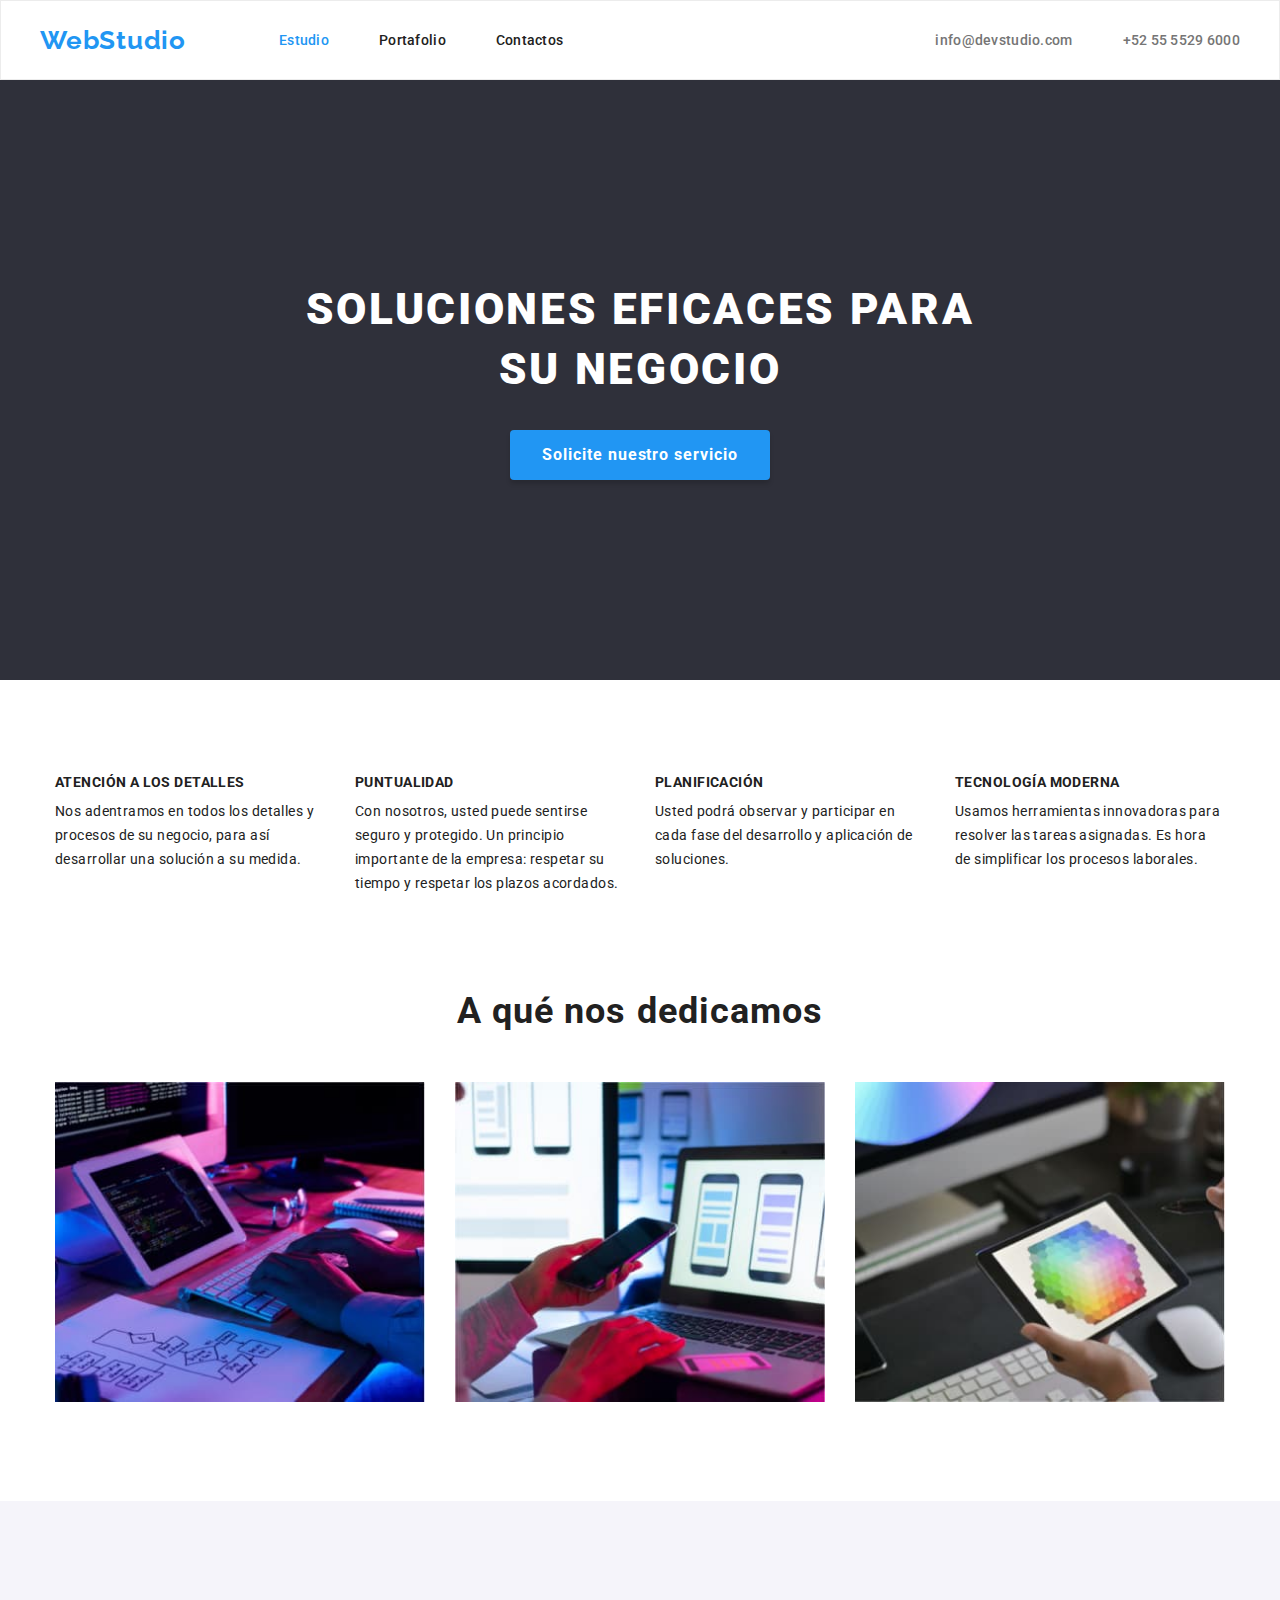
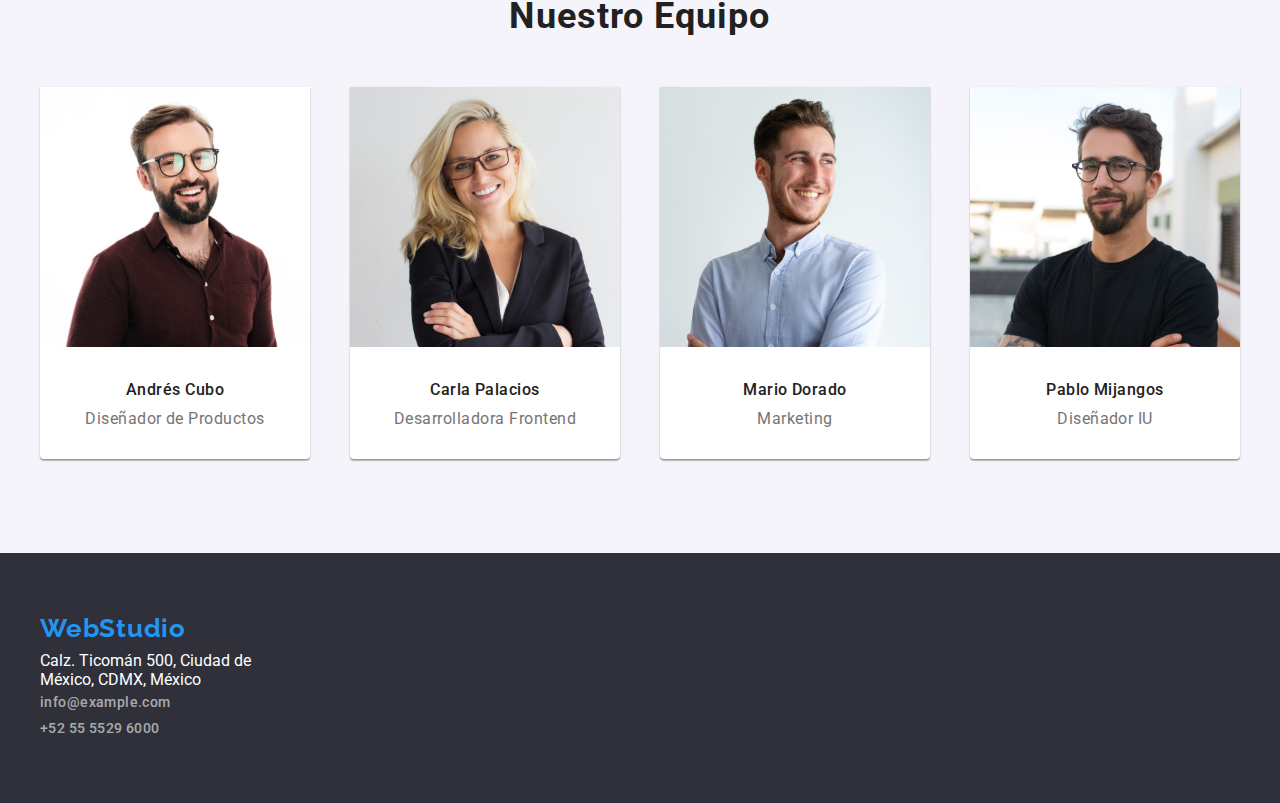
<file: index.html>
<!DOCTYPE html>
<html lang="es">
  <head>
    <meta charset="utf-8" />
    <meta name="viewport" content="width=device-width, initial-scale=1.0" />
    <link
      rel="stylesheet"
      href="https://cdnjs.cloudflare.com/ajax/libs/modern-normalize/1.0.0/modern-normalize.min.css"
    />
    <link rel="stylesheet" href="./css/styles.css" />
    <link rel="preconnect" href="https://fonts.googleapis.com" />
    <link rel="preconnect" href="https://fonts.gstatic.com" crossorigin />
    <title>WebStudio - Home</title>
  </head>
  <body>
    <header class="header">
      <div class="container">
        <nav class="navbar">
          <a class="logo" href="./index.html">WebStudio</a>
          <ul class="navbar-list list">
            <li class="navbar-item"><a class="link active" href="./index.html">Estudio</a></li>
            <li class="navbar-item"><a class="link" href="./portfolio.html">Portafolio</a></li>
            <li class="navbar-item"><a class="link" href="#">Contactos</a></li>
          </ul>
        </nav>
        <ul class="navbar-list list contacts">
          <li class="navbar-item">
            <a class="link contact" href="mailto:info@devstudio.com">info@devstudio.com</a>
          </li>
          <li class="navbar-item">
            <a class="link contact" href="tel:+525555296000">+52 55 5529 6000</a>
          </li>
        </ul>
      </div>
    </header>
    <main class="main">
      <section class="hero section">
        <div class="container">
          <h1 class="hero-title">SOLUCIONES EFICACES PARA SU NEGOCIO</h1>
          <button class="btn-hero btn active" type="button">Solicite nuestro servicio</button>
        </div>
      </section>
      <section class="targets section">
        <ul class="targets-list list container">
          <li class="target-item">
            <h3 class="target-title">ATENCIÓN A LOS DETALLES</h3>
            <p class="target-description">
              Nos adentramos en todos los detalles y procesos de su negocio, para así desarrollar
              una solución a su medida.
            </p>
          </li>
          <li class="target-item">
            <h3 class="target-title">PUNTUALIDAD</h3>
            <p class="target-description">
              Con nosotros, usted puede sentirse seguro y protegido. Un principio importante de la
              empresa: respetar su tiempo y respetar los plazos acordados.
            </p>
          </li>
          <li class="target-item">
            <h3 class="target-title">PLANIFICACIÓN</h3>
            <p class="target-description">
              Usted podrá observar y participar en cada fase del desarrollo y aplicación de
              soluciones.
            </p>
          </li>
          <li class="target-item">
            <h3 class="target-title">TECNOLOGÍA MODERNA</h3>
            <p class="target-description">
              Usamos herramientas innovadoras para resolver las tareas asignadas. Es hora de
              simplificar los procesos laborales.
            </p>
          </li>
        </ul>
      </section>
      <section class="services section">
        <div class="container">
          <h2 class="services-title">A qué nos dedicamos</h2>
          <ul class="services-list list">
            <li class="service-item">
              <img src="./images/logic.jpg" alt="Programación lógica" width="370px" />
            </li>
            <li class="service-item">
              <img src="./images/mobile-app.jpg" alt="Aplicaciones móviles" width="370px" />
            </li>
            <li class="service-item">
              <img src="./images/colours-palette.jpg" alt="Paleta de colores" width="370px" />
            </li>
          </ul>
        </div>
      </section>
      <section class="team section">
        <div class="container">
          <h2 class="team-title">Nuestro Equipo</h2>
          <ul class="team-list list">
            <li class="team-member">
              <img
                class="member-photo"
                src="./images/andres-cubo.jpg"
                alt="Andrés Cubo"
                width="270px"
                height="260px"
              />
              <h3 class="member-name">Andrés Cubo</h3>
              <p class="member-job">Diseñador de Productos</p>
            </li>
            <li class="team-member">
              <img
                class="member-photo"
                src="./images/carla-palacios.jpg"
                alt="Carla Palacios"
                width="270px"
                height="260px"
              />
              <h3 class="member-name">Carla Palacios</h3>
              <p class="member-job">Desarrolladora Frontend</p>
            </li>
            <li class="team-member">
              <img
                class="member-photo"
                src="./images/mario-dorado.jpg"
                alt="Mario Dorado"
                width="270px"
                height="260px"
              />
              <h3 class="member-name">Mario Dorado</h3>
              <p class="member-job">Marketing</p>
            </li>
            <li class="team-member">
              <img
                class="member-photo"
                src="./images/pablo-mijangos.jpg"
                alt="Pablo Mijangos"
                width="270px"
                height="260px"
              />
              <h3 class="member-name">Pablo Mijangos</h3>
              <p class="member-job">Diseñador IU</p>
            </li>
          </ul>
        </div>
      </section>
    </main>
    <footer class="footer">
      <div class="container">
        <a class="logo" href="./index.html">WebStudio</a>
        <address class="address">
          <ul class="address-list list">
            <li class="address-item">Calz. Ticomán 500, Ciudad de México, CDMX, México</li>
            <li class="address-item">
              <a class="address-link link" href="mailto:info@example.com">info@example.com</a>
            </li>
            <li class="address-item">
              <a class="address-link link" href="tel:+525555296000">+52 55 5529 6000</a>
            </li>
          </ul>
        </address>
      </div>
    </footer>
  </body>
</html>
</file>
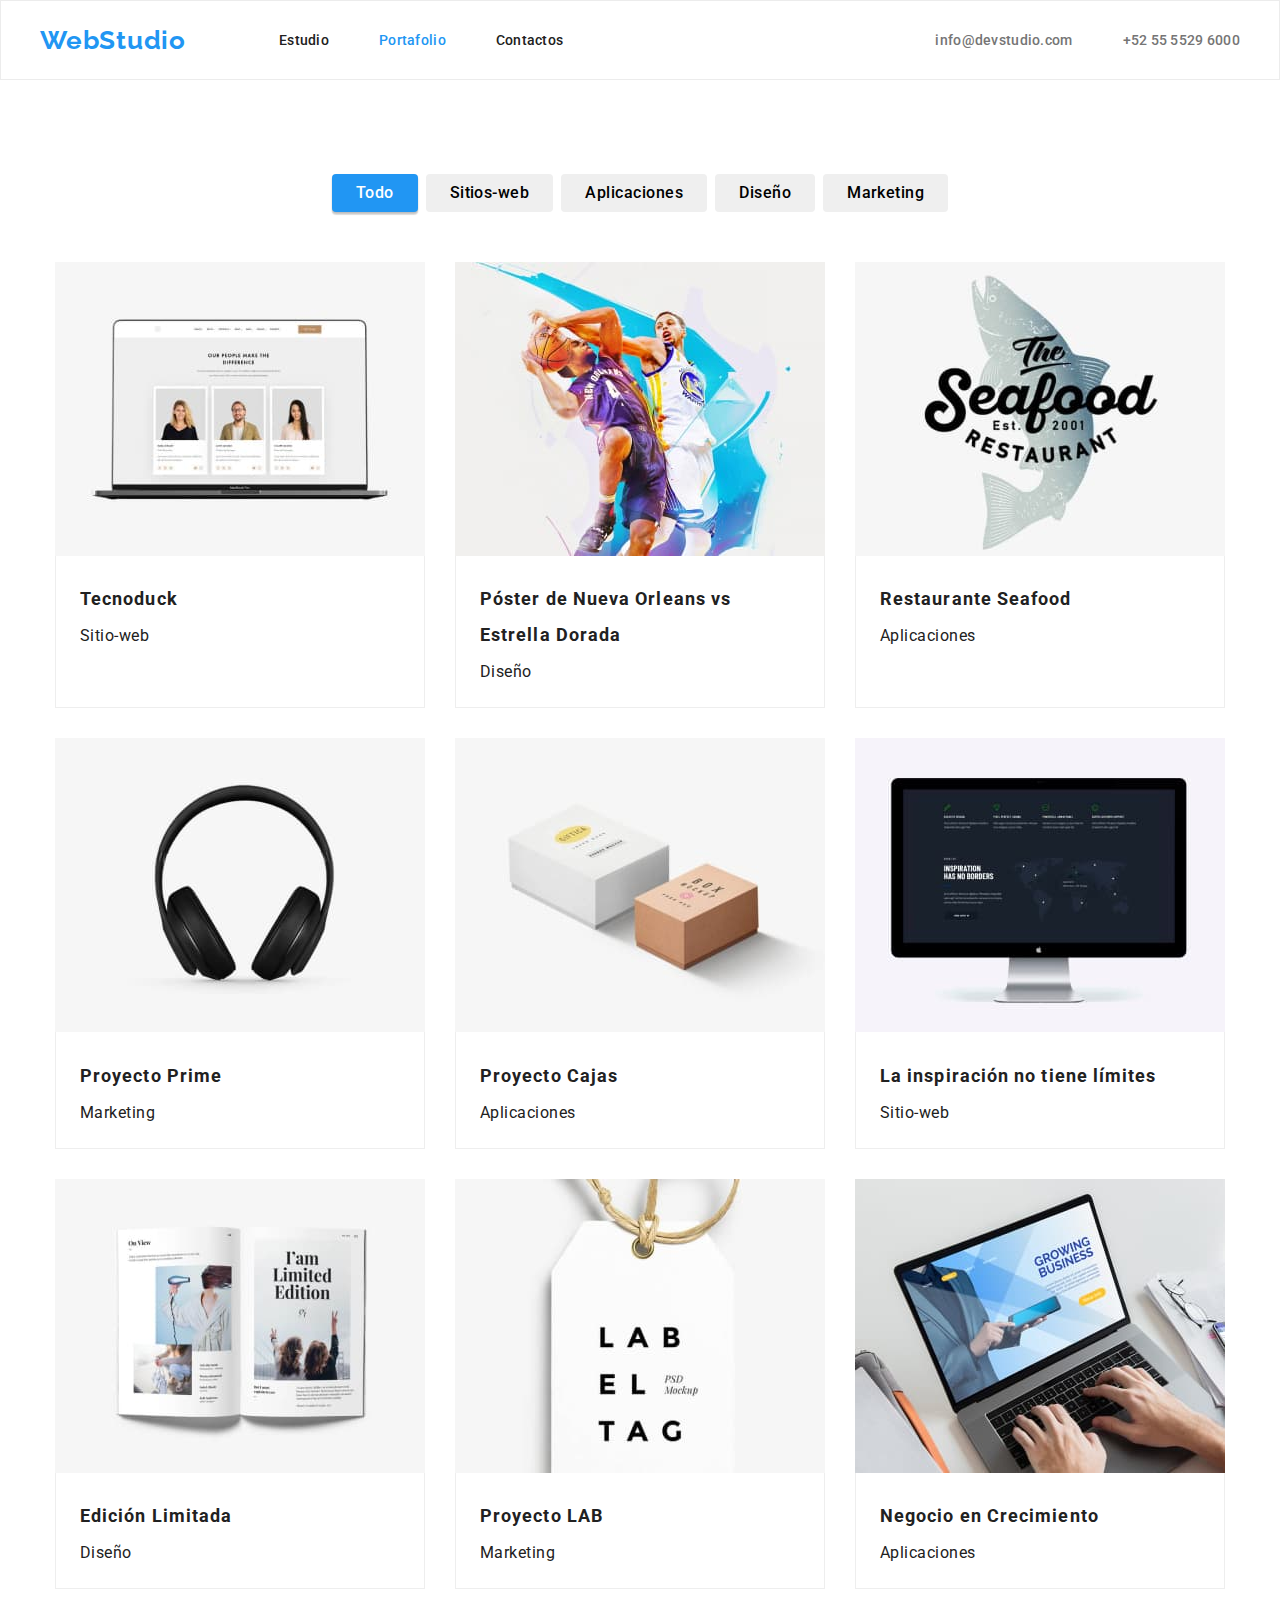
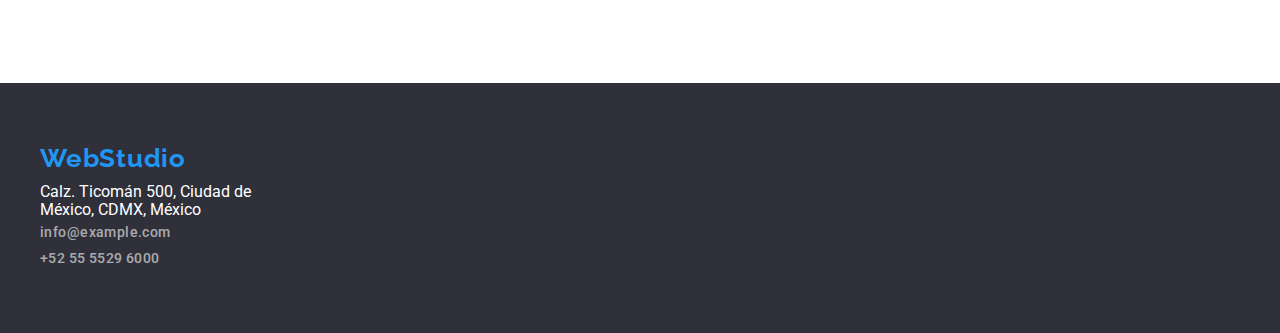
<file: portfolio.html>
<!DOCTYPE html>
<html lang="es">
  <head>
    <meta charset="utf-8" />
    <meta name="viewport" content="width=device-width, initial-scale=1.0" />
    <link
      rel="stylesheet"
      href="https://cdnjs.cloudflare.com/ajax/libs/modern-normalize/1.0.0/modern-normalize.min.css"
    />
    <link rel="stylesheet" href="./css/styles.css" />
    <link rel="preconnect" href="https://fonts.googleapis.com" />
    <link rel="preconnect" href="https://fonts.gstatic.com" crossorigin />
    <title>WebStudio - Portfolio</title>
  </head>
  <body>
    <header class="header">
      <div class="container">
        <nav class="navbar">
          <a class="logo" href="./index.html">WebStudio</a>
          <ul class="navbar-list list">
            <li class="navbar-item"><a class="link" href="./index.html">Estudio</a></li>
            <li class="navbar-item">
              <a class="link active" href="./portfolio.html">Portafolio</a>
            </li>
            <li class="navbar-item"><a class="link" href="#">Contactos</a></li>
          </ul>
        </nav>
        <ul class="navbar-list list contacts">
          <li class="navbar-item">
            <a class="link contact" href="mailto:info@devstudio.com">info@devstudio.com</a>
          </li>
          <li class="navbar-item">
            <a class="link contact" href="tel:+525555296000">+52 55 5529 6000</a>
          </li>
        </ul>
      </div>
    </header>
    <main class="main">
      <section class="portfolio section">
        <div class="container">
          <ul class="portfolio-filter-list list">
            <li class="category-item">
              <button class="category-btn btn active" type="button">Todo</button>
            </li>
            <li class="category-item">
              <button class="category-btn btn" type="button">Sitios-web</button>
            </li>
            <li class="category-item">
              <button class="category-btn btn" type="button">Aplicaciones</button>
            </li>
            <li class="category-item">
              <button class="category-btn btn" type="button">Diseño</button>
            </li>
            <li class="category-item">
              <button class="category-btn btn" type="button">Marketing</button>
            </li>
          </ul>
          <ul class="portfolio-list list">
            <li class="portfolio-card">
              <img
                class="card-image"
                src="./images/tecnoduck.jpg"
                alt="Sitio Web Tecnoduck"
                width="370px"
                height="294px"
              />
              <div class="card-description">
                <h3 class="card-title">Tecnoduck</h3>
                <p class="card-category">Sitio-web</p>
              </div>
            </li>
            <li class="portfolio-card">
              <img
                class="card-image"
                src="./images/nba-poster.jpg"
                alt="Poster de la NBA"
                width="370px"
                height="294px"
              />
              <div class="card-description">
                <h3 class="card-title">Póster de Nueva Orleans vs Estrella Dorada</h3>
                <p class="card-category">Diseño</p>
              </div>
            </li>
            <li class="portfolio-card">
              <img
                class="card-image"
                src="./images/seafood.jpg"
                alt="Restaurante Seafood"
                width="370px"
                height="294px"
              />
              <div class="card-description">
                <h3 class="card-title">Restaurante Seafood</h3>
                <p class="card-category">Aplicaciones</p>
              </div>
            </li>
            <li class="portfolio-card">
              <img
                class="card-image"
                src="./images/prime-project.jpg"
                alt="Proyecto Prime"
                width="370px"
                height="294px"
              />
              <div class="card-description">
                <h3 class="card-title">Proyecto Prime</h3>
                <p class="card-category">Marketing</p>
              </div>
            </li>
            <li class="portfolio-card">
              <img
                class="card-image"
                src="./images/boxes-project.jpg"
                alt="Proyecto Cajas"
                width="370px"
                height="294px"
              />
              <div class="card-description">
                <h3 class="card-title">Proyecto Cajas</h3>
                <p class="card-category">Aplicaciones</p>
              </div>
            </li>
            <li class="portfolio-card">
              <img
                class="card-image"
                src="./images/limitless-web.jpg"
                alt="Sitio Web La inspiración no tiene límites"
                width="370px"
                height="294px"
              />
              <div class="card-description">
                <h3 class="card-title">La inspiración no tiene límites</h3>
                <p class="card-category">Sitio-web</p>
              </div>
            </li>
            <li class="portfolio-card">
              <img
                class="card-image"
                src="./images/limited-edition.jpg"
                alt="Diseño Edición Limitada"
                width="370px"
                height="294px"
              />
              <div class="card-description">
                <h3 class="card-title">Edición Limitada</h3>
                <p class="card-category">Diseño</p>
              </div>
            </li>
            <li class="portfolio-card">
              <img
                class="card-image"
                src="./images/lab-project.jpg"
                alt="Proyecto LAB"
                width="370px"
                height="294px"
              />
              <div class="card-description">
                <h3 class="card-title">Proyecto LAB</h3>
                <p class="card-category">Marketing</p>
              </div>
            </li>
            <li class="portfolio-card">
              <img
                class="card-image"
                src="./images/growing-business.jpg"
                alt="Negocio en Crecimiento"
                width="370px"
                height="294px"
              />
              <div class="card-description">
                <h3 class="card-title">Negocio en Crecimiento</h3>
                <p class="card-category">Aplicaciones</p>
              </div>
            </li>
          </ul>
        </div>
      </section>
    </main>
    <footer class="footer">
      <div class="container">
        <a class="logo" href="./index.html">WebStudio</a>
        <address class="address">
          <ul class="address-list list">
            <li class="address-item">Calz. Ticomán 500, Ciudad de México, CDMX, México</li>
            <li class="address-item">
              <a class="address-link link" href="mailto:info@example.com">info@example.com</a>
            </li>
            <li class="address-item">
              <a class="address-link link" href="tel:+525555296000">+52 55 5529 6000</a>
            </li>
          </ul>
        </address>
      </div>
    </footer>
  </body>
</html>
</file>
<file: css/styles.css>
@import url('https://fonts.googleapis.com/css2?family=Raleway:wght@700&family=Roboto:wght@400;500;700;900&display=swap');

:root {
  --white: #fff;
  --highlighted-color: #2196f3;
  --second-text-color: #757575;
  --main-text-color: #212121;
  --main-bg-color: #2f303a;
  --third-bg-color: #f5f4fa;
  --border-color: #ececec;
  --main-text-ff: 'Roboto';
  --second-text-ff: 'Raleway';
}

* {
  padding: 0;
  margin: 0;
}

body {
  font-family: var(--main-text-ff), sans-serif;
  color: var(--main-text-color);
}

.container {
  width: 1200px;
  margin: 0 auto;
}

.section {
  padding: 94px 0;
}

.link {
  color: var(--main-text-color);
  text-decoration: none;
}

.list {
  list-style: none;
}

.header {
  display: flex;
  align-items: center;
  height: 80px;
  border: 1px solid var(--border-color);
}

.header .container {
  display: flex;
  justify-content: space-between;
  align-items: center;
}

.navbar {
  display: flex;
}

.navbar .logo {
  margin-right: 93px;
}

.navbar-list {
  display: flex;
  align-items: center;
  gap: 50px;
}

.header .contacts .navbar-item:last-child {
  margin-right: 0;
}

.logo {
  font-family: var(--second-text-ff);
  color: var(--highlighted-color);
  font-size: 26px;
  font-weight: 700;
  line-height: 1.17;
  text-decoration: none;
  letter-spacing: 0.03em;
}

.link {
  color: var(--main-text-color);
  font-size: 14px;
  font-weight: 500;
  text-decoration: none;
  line-height: 1.17;
  letter-spacing: 0.02em;
}

.link.contact {
  color: var(--second-text-color);
}

.link.active {
  color: var(--highlighted-color);
}

.btn {
  font-size: 16px;
  cursor: pointer;
  border: none;
  border-radius: 4px;
}

.btn-hero {
  padding: 10px 32px;
  font-weight: 700;
  line-height: 1.875;
  letter-spacing: 0.06em;
  color: var(--white);
  background-color: var(--highlighted-color);
  border-radius: 4px;
  box-shadow: 0px 4px 4px 0px rgba(0 0 0 / 0.15);
}

.portfolio-filter-list {
  display: flex;
  justify-content: center;
  gap: 8px;
  margin-bottom: 50px;
}

.category-btn {
  padding: 6px 24px;
  font-weight: 500;
  line-height: 1.625;
  letter-spacing: 0.03em;
}

.category-btn.active,
.category-btn:focus,
.category-btn:hover {
  color: var(--white);
  background-color: var(--highlighted-color);
  box-shadow: 0px 2px 2px 0px rgba(0 0 0 / 0.12), 0px 1px 2px 0px rgba(0 0 0 / 0.08),
    0px 3px 1px 0px rgba(0 0 0 / 0.1);
}

.link:hover,
.link:focus {
  color: var(--highlighted-color);
}

.hero {
  padding: 200px 0;
}

.hero .container {
  display: flex;
  flex-direction: column;
  justify-content: center;
  align-items: center;
}

.hero-title {
  width: 696px;
  margin-bottom: 30px;
  font-size: 44px;
  font-weight: 900;
  line-height: 1.36;
  letter-spacing: 0.06em;
  text-align: center;
  color: var(--white);
}

.targets {
  padding-bottom: 0;
}

.targets-list,
.services-list {
  display: flex;
  justify-content: center;
  gap: 30px;
}

.target-item {
  width: 270px;
}

.target-title {
  margin-bottom: 10px;
  font-size: 14px;
  font-weight: 700;
  line-height: 1.17;
  letter-spacing: 0.03em;
}

.target-description {
  font-size: 14px;
  line-height: 1.71;
  letter-spacing: 0.03em;
}

.services-title,
.team-title {
  margin: 0 0 50px 0;
  text-align: center;
  font-size: 36px;
  font-weight: 700;
  line-height: 1.17;
  letter-spacing: 0.03em;
}

.team-list {
  display: flex;
  justify-content: space-between;
}

.team-member {
  text-align: center;
  border-radius: 0px 0px 4px 4px;
  background: var(--white);
  box-shadow: 0px 2px 1px 0px rgba(0 0 0 / 0.2), 0px 1px 1px 0px rgba(0 0 0 / 0.14),
    0px 1px 3px 0px rgba(0 0 0 / 0.12);
}

.member-name {
  margin: 30px 0 10px;
  font-size: 16px;
  font-weight: 500;
  line-height: 1.17;
  letter-spacing: 0.03em;
}

.member-job {
  margin: 10px 0 30px;
  font-size: 16px;
  line-height: 1.17;
  letter-spacing: 0.03em;
  color: var(--second-text-color);
}

.address {
  font-style: normal;
}

.address-list {
  width: 231px;
  margin-top: 9px;
}

.address-item {
  margin: 2px 0;
  color: var(--white);
}

.address-link {
  line-height: 1.71;
  letter-spacing: 0.03em;
  color: rgb(255 255 255 / 0.6);
}

.card-description {
  padding: 20px 24px;
}

.card-title {
  margin-bottom: 4px;
  font-size: 18px;
  font-weight: 700;
  line-height: 2;
  letter-spacing: 0.06em;
}

.card-category {
  font-size: 16px;
  line-height: 1.875;
  letter-spacing: 0.03em;
}

.hero,
.footer {
  background-color: var(--main-bg-color);
}

.footer {
  padding: 60px 0;
}

.team {
  background-color: var(--third-bg-color);
}

.portfolio-list {
  display: flex;
  justify-content: center;
  flex-wrap: wrap;
  gap: 30px;
}

.portfolio-card {
  box-sizing: border-box;
  width: 370px;
  border: 1px solid #eee;
  cursor: pointer;
}

.portfolio-card:hover,
.portfolio-card:focus {
  box-shadow: 1px 4px 6px 0px rgba(0 0 0 / 0.16), 0px 4px 4px 0px rgba(0 0 0 / 0.06),
    0px 1px 1px 0px rgba(0 0 0 / 0.12);
}

.card-image {
  position: relative;
  left: -1px;
  top: -1px;
}
</file>
